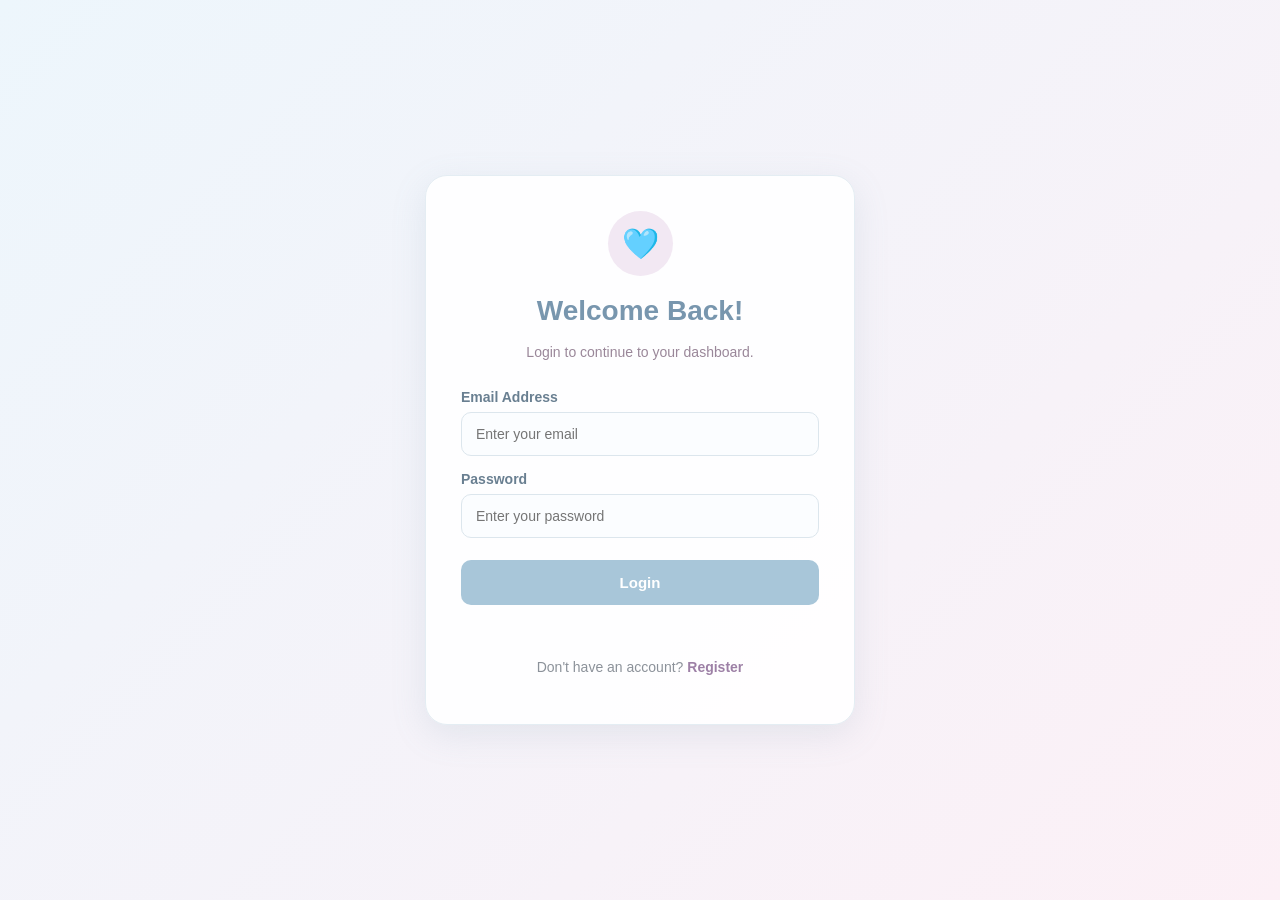
<file: index.html>
<!DOCTYPE html>
<html lang="en">
<head>
    <meta charset="UTF-8">
    <meta name="viewport" content="width=device-width, initial-scale=1.0">
    <title>Login</title>
    <link rel="stylesheet" href="style.css">
</head>
<body>

    <main class="auth-container">
        <div class="auth-card">

            <div class="icon">🩵</div>

            <h1>Welcome Back!</h1>
            <p class="subtitle">Login to continue to your dashboard.</p>

            <form id="login-form">

                <label for="login-email">Email Address</label>
                <input
                    type="email"
                    id="login-email"
                    placeholder="Enter your email"
                    required
                >

                <label for="login-password">Password</label>
                <input
                    type="password"
                    id="login-password"
                    placeholder="Enter your password"
                    required
                >

                <button type="submit">Login</button>

                <p id="login-message" class="message" aria-live="polite"></p>

            </form>

            <p class="switch-page">
                Don't have an account?
                <a href="register.html">Register</a>
            </p>

        </div>
    </main>

    <script src="script.js"></script>
</body>
</html>
</file>
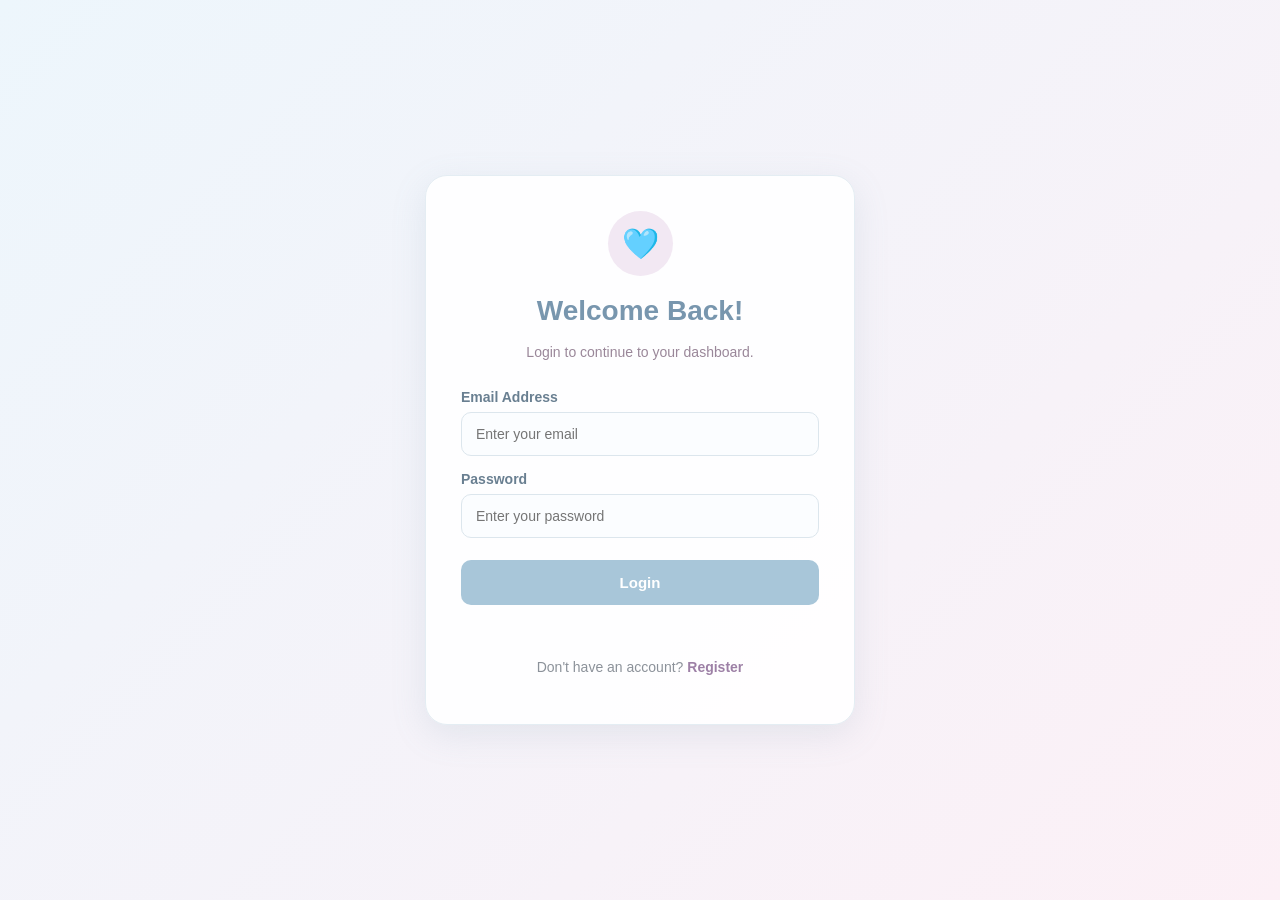
<file: dashboard.html>
<!DOCTYPE html>
<html lang="en">
<head>
    <meta charset="UTF-8">
    <meta name="viewport" content="width=device-width, initial-scale=1.0">
    <title>Dashboard</title>
    <link rel="stylesheet" href="style.css">
</head>
<body>

    <main class="auth-container">
        <div class="auth-card dashboard-card">

            <div class="icon">🎉</div>

            <h1>Welcome to Dashboard!</h1>

            <p class="subtitle">
                You have successfully logged in.
            </p>

            <div class="user-details">
                <p>Name: <strong id="user-name"></strong></p>
                <p>Email: <strong id="user-email"></strong></p>
                <p>Status: <strong class="status">Logged In ✓</strong></p>
            </div>

            <button id="logout-button">Logout</button>

            <p id="dashboard-message" class="message" aria-live="polite"></p>

        </div>
    </main>

    <script src="script.js"></script>
</body>
</html>
</file>
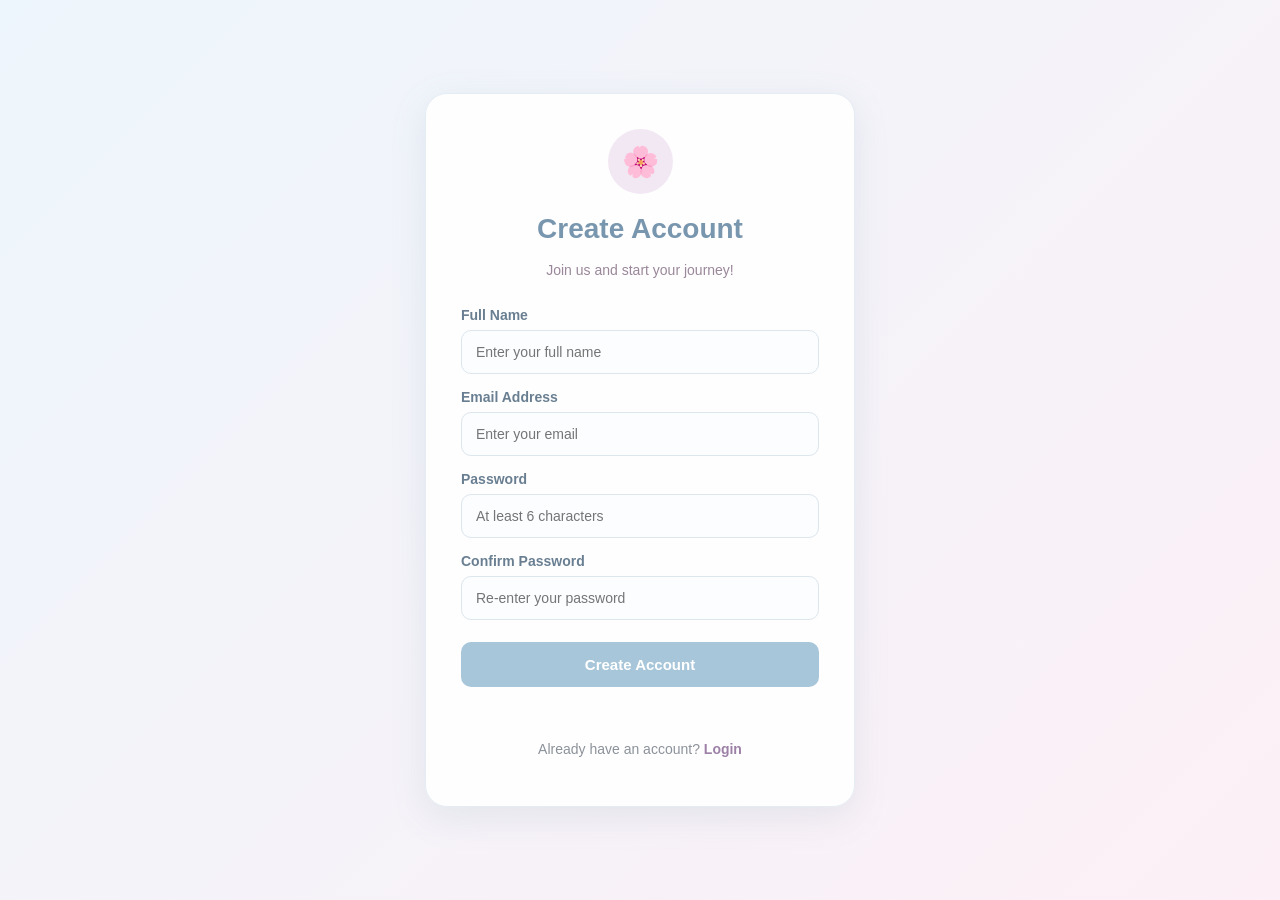
<file: register.html>
<!DOCTYPE html>
<html lang="en">
<head>
    <meta charset="UTF-8">
    <meta name="viewport" content="width=device-width, initial-scale=1.0">
    <title>Create Account</title>
    <link rel="stylesheet" href="style.css">
</head>
<body>

    <main class="auth-container">
        <div class="auth-card">

            <div class="icon">🌸</div>

            <h1>Create Account</h1>
            <p class="subtitle">Join us and start your journey!</p>

            <form id="register-form">

                <label for="name">Full Name</label>
                <input
                    type="text"
                    id="name"
                    placeholder="Enter your full name"
                    required
                >

                <label for="register-email">Email Address</label>
                <input
                    type="email"
                    id="register-email"
                    placeholder="Enter your email"
                    required
                >

                <label for="register-password">Password</label>
                <input
                    type="password"
                    id="register-password"
                    placeholder="At least 6 characters"
                    required
                    minlength="6"
                >

                <label for="confirm-password">Confirm Password</label>
                <input
                    type="password"
                    id="confirm-password"
                    placeholder="Re-enter your password"
                    required
                >

                <button type="submit">Create Account</button>

                <p id="register-message" class="message" aria-live="polite"></p>

            </form>

            <p class="switch-page">
                Already have an account?
                <a href="index.html">Login</a>
            </p>

        </div>
    </main>

    <script src="script.js"></script>
</body>
</html>
</file>
<file: style.css>
/* General Styling */
* {
    box-sizing: border-box;
}

body {
    margin: 0;
    min-height: 100vh;
    font-family: Arial, sans-serif;
    background: linear-gradient(135deg, #edf6fc, #fcf0f6);
    color: #53616d;
}

/* Center the Card */
.auth-container {
    min-height: 100vh;
    display: flex;
    justify-content: center;
    align-items: center;
    padding: 25px;
}

/* Authentication Card */
.auth-card {
    width: 100%;
    max-width: 430px;
    padding: 35px;
    background: rgba(255, 255, 255, 0.95);
    border: 1px solid #e4edf3;
    border-radius: 22px;
    box-shadow: 0 10px 35px rgba(120, 145, 165, 0.15);
    animation: appear 0.5s ease;
}

/* Card Animation */
@keyframes appear {
    from {
        opacity: 0;
        transform: translateY(15px);
    }

    to {
        opacity: 1;
        transform: translateY(0);
    }
}

/* Icon */
.icon {
    width: 65px;
    height: 65px;
    margin: 0 auto 15px;
    display: flex;
    align-items: center;
    justify-content: center;
    background: #f2e8f3;
    border-radius: 50%;
    font-size: 30px;
}

/* Headings */
h1 {
    text-align: center;
    color: #7896ae;
    font-size: 28px;
    margin-bottom: 8px;
}

.subtitle {
    text-align: center;
    color: #9a8799;
    font-size: 14px;
    line-height: 1.6;
    margin-bottom: 25px;
}

/* Form Labels */
label {
    display: block;
    margin: 15px 0 7px;
    color: #697f91;
    font-size: 14px;
    font-weight: bold;
}

/* Inputs */
input {
    width: 100%;
    padding: 13px 14px;
    border: 1px solid #dce6ed;
    border-radius: 10px;
    background: #fbfdff;
    color: #53616d;
    font-size: 14px;
    outline: none;
    transition: 0.2s;
}

input:focus {
    border-color: #a4c1d4;
    box-shadow: 0 0 0 3px rgba(164, 193, 212, 0.18);
}

/* Buttons */
button {
    width: 100%;
    margin-top: 22px;
    padding: 14px;
    border: none;
    border-radius: 10px;
    background: #a8c6d9;
    color: white;
    font-size: 15px;
    font-weight: bold;
    cursor: pointer;
    transition: 0.2s;
}

button:hover {
    background: #86abc3;
    transform: translateY(-2px);
}

button:active {
    transform: scale(0.98);
}

/* Messages */
.message {
    min-height: 20px;
    margin-top: 12px;
    text-align: center;
    font-size: 13px;
    font-weight: bold;
    overflow-wrap: anywhere;
}

.message.success {
    color: #548b70;
}

.message.error {
    color: #c16f86;
}

/* Page Navigation */
.switch-page {
    margin-top: 22px;
    text-align: center;
    color: #8c929a;
    font-size: 14px;
}

a {
    color: #9d80a6;
    font-weight: bold;
    text-decoration: none;
}

a:hover {
    color: #c17f9e;
    text-decoration: underline;
}

/* Dashboard */
.user-details {
    margin-top: 25px;
    padding: 15px;
    background: #f4f8fb;
    border-radius: 12px;
    overflow-wrap: anywhere;
}

.user-details p {
    margin: 12px 0;
}

.status {
    color: #579276;
}

/* Mobile Design */
@media (max-width: 480px) {
    .auth-container {
        padding: 16px;
    }

    .auth-card {
        padding: 25px 20px;
    }

    h1 {
        font-size: 24px;
    }
}
</file>
